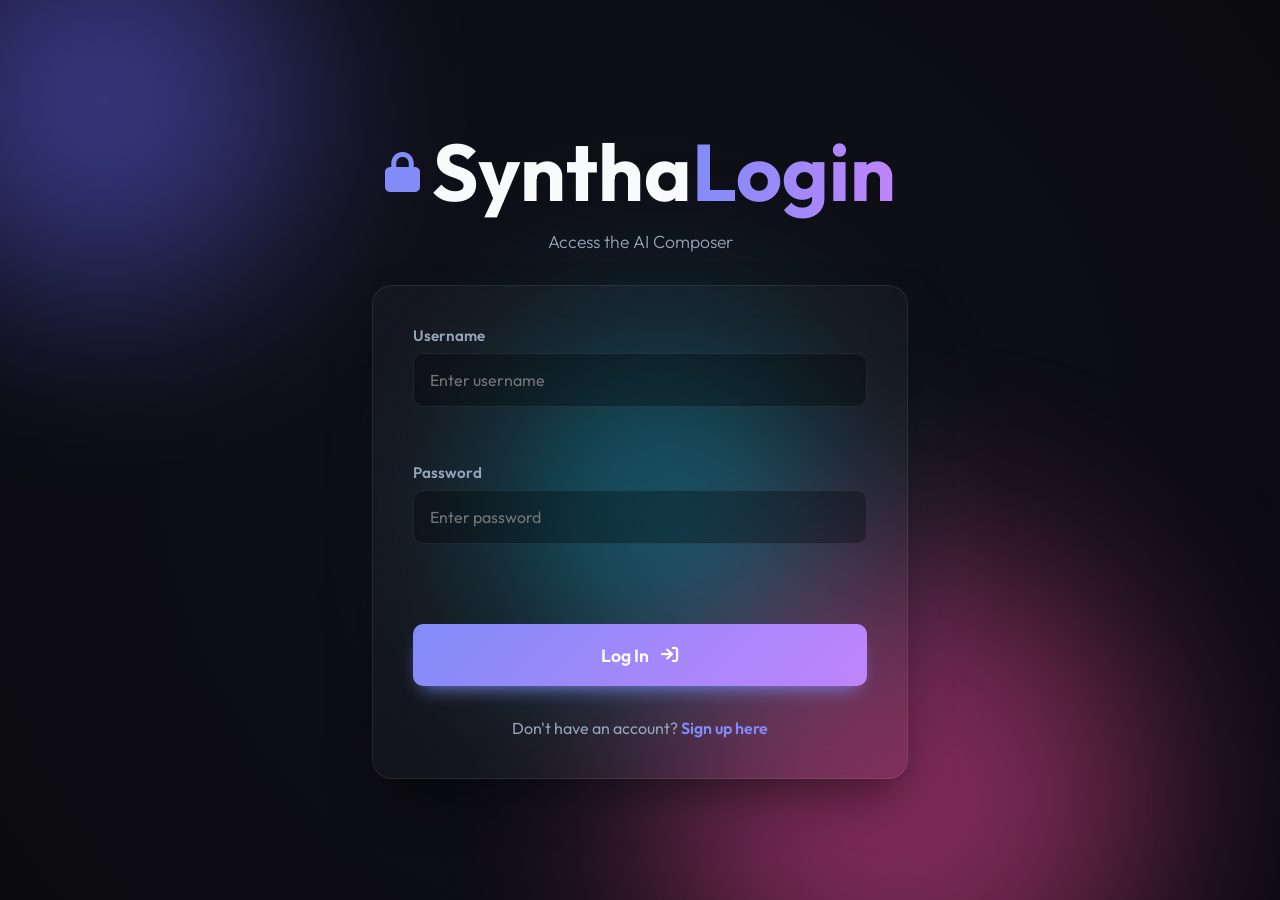
<file: static/login.html>
<!DOCTYPE html>
<html lang="en">
<head>
    <meta charset="UTF-8">
    <meta name="viewport" content="width=device-width, initial-scale=1.0">
    <title>Login - SynthaVerse</title>
    <link rel="stylesheet" href="/static/styles.css">
    <link href="https://fonts.googleapis.com/css2?family=Outfit:wght@300;400;600;800&display=swap" rel="stylesheet">
    <link rel="stylesheet" href="https://cdnjs.cloudflare.com/ajax/libs/font-awesome/6.4.0/css/all.min.css">
    <style>
        .auth-form { display: flex; flex-direction: column; gap: 1.5rem; }
        .auth-input { width: 100%; }
        .error-msg { color: #f87171; text-align: center; font-size: 0.9rem; }
    </style>
</head>
<body>
    <div class="background-wrapper">
        <div class="orb orb-1"></div>
        <div class="orb orb-2"></div>
        <div class="orb orb-3"></div>
    </div>

    <main class="container">
        <header>
            <div class="logo">
                <i class="fa-solid fa-lock"></i>
                <h1>Syntha<span>Login</span></h1>
            </div>
            <p class="subtitle">Access the AI Composer</p>
        </header>

        <section class="glass-panel">
            <form id="login-form" class="auth-form">
                <div class="settings-group">
                    <label>Username</label>
                    <input type="text" id="username" class="auth-input" required placeholder="Enter username">
                </div>
                <div class="settings-group">
                    <label>Password</label>
                    <input type="password" id="password" class="auth-input" required placeholder="Enter password">
                </div>
                
                <p id="error-message" class="error-msg"></p>
                
                <button type="submit" class="submit-btn" id="login-btn">
                    <span>Log In</span>
                    <i class="fa-solid fa-arrow-right-to-bracket"></i>
                </button>
            </form>
            <div style="text-align: center; margin-top: 2rem;">
                <p style="color: var(--text-secondary);">Don't have an account? <a href="/signup" style="color: var(--accent); text-decoration: none; font-weight: 600;">Sign up here</a></p>
            </div>
        </section>
    </main>

    <script>
        document.getElementById('login-form').addEventListener('submit', async (e) => {
            e.preventDefault();
            const btn = document.getElementById('login-btn');
            btn.disabled = true;
            btn.innerHTML = '<i class="fa-solid fa-spinner fa-spin"></i>';

            const formData = new FormData();
            formData.append('username', document.getElementById('username').value);
            formData.append('password', document.getElementById('password').value);

            try {
                const res = await fetch('/api/auth/login', {
                    method: 'POST',
                    body: formData
                });
                const data = await res.json();
                
                if (!res.ok) throw new Error(data.detail || "Login failed");
                
                localStorage.setItem('synthaverse_token', data.access_token);
                window.location.href = '/';
            } catch (err) {
                document.getElementById('error-message').innerText = err.message;
            } finally {
                btn.disabled = false;
                btn.innerHTML = '<span>Log In</span><i class="fa-solid fa-arrow-right-to-bracket"></i>';
            }
        });
    </script>
</body>
</html>
</file>
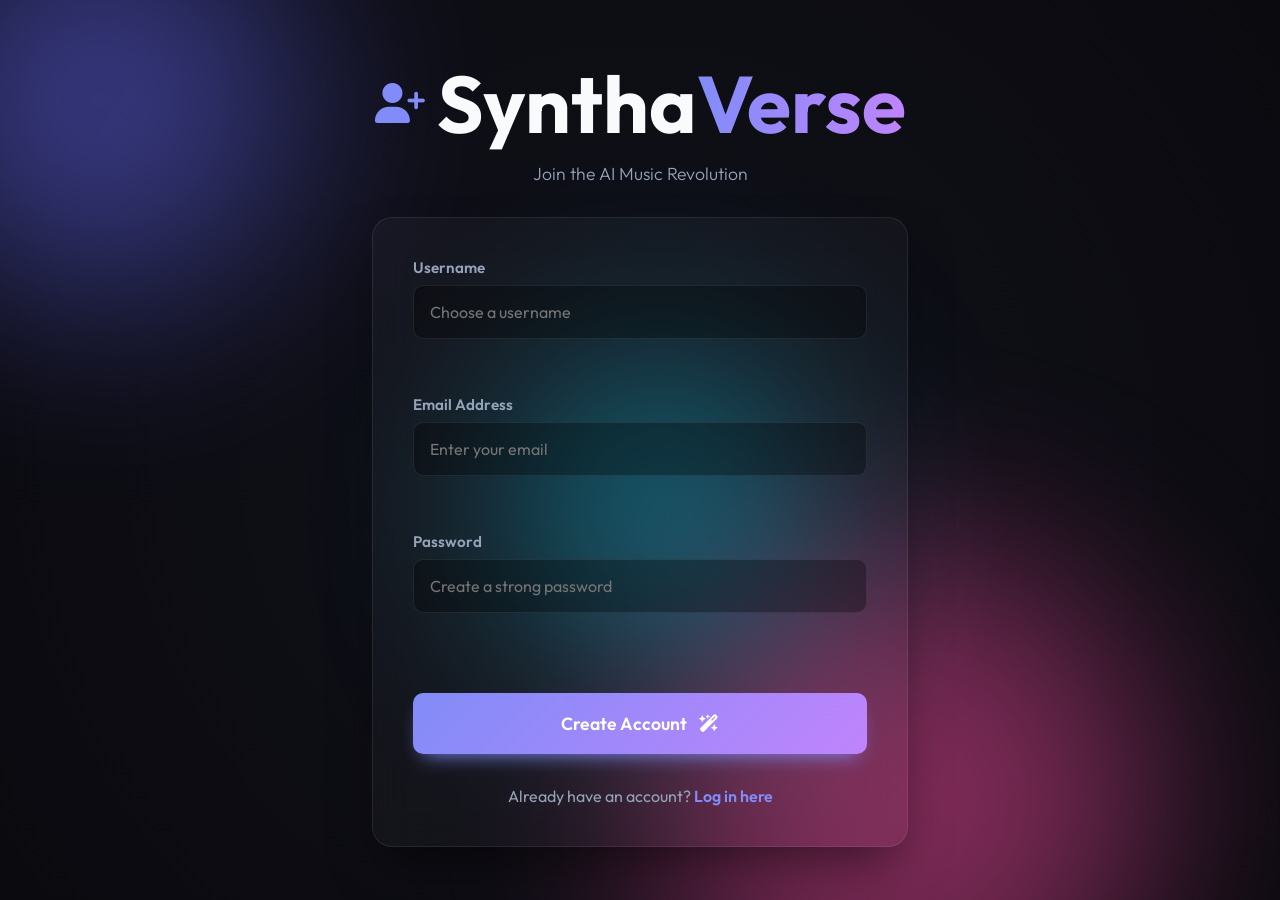
<file: static/signup.html>
<!DOCTYPE html>
<html lang="en">
<head>
    <meta charset="UTF-8">
    <meta name="viewport" content="width=device-width, initial-scale=1.0">
    <title>Sign Up - SynthaVerse</title>
    <link rel="stylesheet" href="/static/styles.css">
    <link href="https://fonts.googleapis.com/css2?family=Outfit:wght@300;400;600;800&display=swap" rel="stylesheet">
    <link rel="stylesheet" href="https://cdnjs.cloudflare.com/ajax/libs/font-awesome/6.4.0/css/all.min.css">
    <style>
        .auth-form { display: flex; flex-direction: column; gap: 1.5rem; }
        .auth-input { width: 100%; }
        .error-msg { color: #f87171; text-align: center; font-size: 0.9rem; }
    </style>
</head>
<body>
    <div class="background-wrapper">
        <div class="orb orb-1"></div>
        <div class="orb orb-2"></div>
        <div class="orb orb-3"></div>
    </div>

    <main class="container">
        <header>
            <div class="logo">
                <i class="fa-solid fa-user-plus"></i>
                <h1>Syntha<span>Verse</span></h1>
            </div>
            <p class="subtitle">Join the AI Music Revolution</p>
        </header>

        <section class="glass-panel">
            <form id="signup-form" class="auth-form">
                <div class="settings-group">
                    <label>Username</label>
                    <input type="text" id="username" class="auth-input" required placeholder="Choose a username">
                </div>
                <div class="settings-group">
                    <label>Email Address</label>
                    <input type="email" id="email" class="auth-input" required placeholder="Enter your email">
                </div>
                <div class="settings-group">
                    <label>Password</label>
                    <input type="password" id="password" class="auth-input" required minlength="6" placeholder="Create a strong password">
                </div>

                <p id="error-message" class="error-msg"></p>

                <button type="submit" class="submit-btn" id="signup-btn">
                    <span>Create Account</span>
                    <i class="fa-solid fa-wand-magic-sparkles"></i>
                </button>
            </form>

            <form id="otp-form" class="auth-form" style="display: none;">
                <h3 style="text-align: center; color: white;">Email Verification</h3>
                <p style="text-align: center; color: var(--text-secondary); font-size: 0.9rem;">We sent a 6-digit code to your email.</p>
                <div class="settings-group">
                    <label>OTP Code</label>
                    <input type="text" id="otp" class="auth-input" required maxlength="6" placeholder="123456"
                        style="text-align: center; font-size: 1.5rem; letter-spacing: 5px;">
                </div>
                <p id="otp-error-message" class="error-msg"></p>
                <button type="submit" class="submit-btn" id="otp-btn">
                    <span>Verify Account</span>
                    <i class="fa-solid fa-check-circle"></i>
                </button>
            </form>

            <div style="text-align: center; margin-top: 2rem;">
                <p style="color: var(--text-secondary);">Already have an account?
                    <a href="/login" style="color: var(--accent); text-decoration: none; font-weight: 600;">Log in here</a>
                </p>
            </div>
        </section>
    </main>

    <script>
        document.getElementById('signup-form').addEventListener('submit', async (e) => {
            e.preventDefault();
            const btn = document.getElementById('signup-btn');
            btn.disabled = true;
            btn.innerHTML = '<i class="fa-solid fa-spinner fa-spin"></i>';
            // SECURITY FIX: admin_secret field removed from payload entirely.
            const payload = {
                username: document.getElementById('username').value,
                email: document.getElementById('email').value,
                password: document.getElementById('password').value
            };
            try {
                const res = await fetch('/api/auth/signup', {
                    method: 'POST',
                    headers: { 'Content-Type': 'application/json' },
                    body: JSON.stringify(payload)
                });
                const data = await res.json();
                if (!res.ok) throw new Error(data.detail || "Signup failed");
                // Show OTP form
                document.getElementById('signup-form').style.display = 'none';
                document.getElementById('otp-form').style.display = 'flex';
            } catch (err) {
                document.getElementById('error-message').innerText = err.message;
            } finally {
                btn.disabled = false;
                btn.innerHTML = '<span>Create Account</span><i class="fa-solid fa-wand-magic-sparkles"></i>';
            }
        });
        document.getElementById('otp-form').addEventListener('submit', async (e) => {
            e.preventDefault();
            const btn = document.getElementById('otp-btn');
            btn.disabled = true;
            btn.innerHTML = '<i class="fa-solid fa-spinner fa-spin"></i>';
            const payload = {
                username: document.getElementById('username').value,
                otp: document.getElementById('otp').value
            };
            try {
                const res = await fetch('/api/auth/verify-otp', {
                    method: 'POST',
                    headers: { 'Content-Type': 'application/json' },
                    body: JSON.stringify(payload)
                });
                const data = await res.json();
                if (!res.ok) throw new Error(data.detail || "Verification failed");
                localStorage.setItem('synthaverse_token', data.access_token);
                window.location.href = '/';
            } catch (err) {
                document.getElementById('otp-error-message').innerText = err.message;
            } finally {
                btn.disabled = false;
                btn.innerHTML = '<span>Verify Account</span><i class="fa-solid fa-check-circle"></i>';
            }
        });
    </script>
</body>
</html>
</file>
<file: static/styles.css>
:root {
    --bg-base: #0a0a0f;
    --bg-panel: rgba(255, 255, 255, 0.03);
    --border-color: rgba(255, 255, 255, 0.08);
    --accent: #818cf8;
    --accent-hover: #6366f1;
    --accent-glow: rgba(129, 140, 248, 0.5);
    --text-primary: #f8fafc;
    --text-secondary: #94a3b8;
    --font-heading: 'Outfit', sans-serif;
    --font-body: 'Outfit', sans-serif;
}

* {
    box-sizing: border-box;
    margin: 0;
    padding: 0;
}

body {
    background-color: var(--bg-base);
    color: var(--text-primary);
    font-family: var(--font-body);
    min-height: 100vh;
    overflow-x: hidden;
    display: flex;
    justify-content: center;
    align-items: center;
}

/* Background animated Orbs */
.background-wrapper {
    position: fixed;
    top: 0; left: 0; width: 100vw; height: 100vh;
    z-index: -1;
    overflow: hidden;
    background: radial-gradient(circle at 50% 50%, #11111a 0%, #0a0a0f 100%);
}

.orb {
    position: absolute;
    border-radius: 50%;
    filter: blur(100px);
    opacity: 0.5;
    animation: float 20s infinite ease-in-out alternate;
}

.orb-1 {
    width: 400px; height: 400px;
    background: #6366f1;
    top: -100px; left: -100px;
}

.orb-2 {
    width: 500px; height: 500px;
    background: #ec4899;
    bottom: -150px; right: 10%;
    animation-delay: -5s;
}

.orb-3 {
    width: 300px; height: 300px;
    background: #06b6d4;
    top: 40%; left: 40%;
    animation-delay: -10s;
}

@keyframes float {
    0% { transform: translateY(0px) scale(1); }
    100% { transform: translateY(-50px) scale(1.1); }
}

/* Layout Containers */
.container {
    width: 100%;
    max-width: 600px;
    padding: 2rem;
    display: flex;
    flex-direction: column;
    gap: 2rem;
    z-index: 10;
}

header {
    text-align: center;
}

.logo {
    display: flex;
    align-items: center;
    justify-content: center;
    gap: 0.75rem;
    font-size: 2.5rem;
    font-weight: 800;
    color: var(--text-primary);
    margin-bottom: 0.5rem;
}

.logo i {
    color: var(--accent);
}

.logo span {
    background: linear-gradient(90deg, #818cf8, #c084fc);
    -webkit-background-clip: text;
    -webkit-text-fill-color: transparent;
}

.subtitle {
    color: var(--text-secondary);
    font-size: 1.1rem;
    font-weight: 300;
}

/* Glass Panels */
.glass-panel {
    background: var(--bg-panel);
    border: 1px solid var(--border-color);
    border-radius: 20px;
    padding: 2.5rem;
    backdrop-filter: blur(20px);
    -webkit-backdrop-filter: blur(20px);
    box-shadow: 0 25px 50px -12px rgba(0, 0, 0, 0.5);
    transition: all 0.4s cubic-bezier(0.4, 0, 0.2, 1);
    opacity: 1;
    transform: translateY(0);
}

.glass-panel.hidden {
    display: none;
    opacity: 0;
    transform: translateY(20px);
}

/* Drag & Drop */
.drag-drop-zone {
    border: 2px dashed rgba(255, 255, 255, 0.2);
    border-radius: 15px;
    padding: 3rem 1.5rem;
    text-align: center;
    transition: all 0.3s ease;
    cursor: pointer;
    background: rgba(0,0,0,0.2);
    display: flex;
    flex-direction: column;
    align-items: center;
    gap: 1rem;
    margin-bottom: 2rem;
}

.drag-drop-zone:hover, .drag-drop-zone.dragover {
    border-color: var(--accent);
    background: rgba(129, 140, 248, 0.05);
}

.upload-icon {
    font-size: 3.5rem;
    color: var(--accent);
    margin-bottom: 0.5rem;
    transition: transform 0.3s ease;
}

.drag-drop-zone:hover .upload-icon {
    transform: translateY(-5px);
}

.drag-drop-zone h2 {
    font-size: 1.25rem;
    font-weight: 600;
}

.drag-drop-zone p {
    color: var(--text-secondary);
    font-size: 0.9rem;
}

.file-info {
    margin-top: 1rem;
    font-weight: 600;
    color: #4ade80 !important;
}

/* Inputs & Buttons */
.settings-group {
    display: flex;
    flex-direction: column;
    gap: 0.5rem;
    margin-bottom: 2rem;
}

.settings-group label {
    font-size: 0.95rem;
    color: var(--text-secondary);
    font-weight: 600;
}

.settings-group input {
    background: rgba(0, 0, 0, 0.3);
    border: 1px solid var(--border-color);
    padding: 1rem;
    border-radius: 10px;
    color: var(--text-primary);
    font-family: var(--font-body);
    font-size: 1rem;
    outline: none;
    transition: border-color 0.3s ease;
}

.settings-group input:focus {
    border-color: var(--accent);
    box-shadow: 0 0 0 2px var(--accent-glow);
}

.btn-primary, .submit-btn, .btn-secondary {
    display: inline-flex;
    align-items: center;
    justify-content: center;
    gap: 0.75rem;
    padding: 0.8rem 1.5rem;
    border-radius: 10px;
    font-weight: 600;
    font-family: var(--font-body);
    font-size: 1rem;
    cursor: pointer;
    transition: all 0.3s ease;
    border: none;
    text-decoration: none;
}

.btn-primary {
    background: rgba(255, 255, 255, 0.1);
    color: var(--text-primary);
}

.btn-primary:hover {
    background: rgba(255, 255, 255, 0.2);
}

.submit-btn {
    width: 100%;
    background: linear-gradient(135deg, var(--accent), #c084fc);
    color: white;
    padding: 1.2rem;
    font-size: 1.1rem;
    box-shadow: 0 10px 20px -10px var(--accent);
}

.submit-btn:hover:not(:disabled) {
    transform: translateY(-2px);
    box-shadow: 0 15px 25px -10px var(--accent);
    filter: brightness(1.1);
}

.submit-btn:disabled {
    background: #334155;
    color: #94a3b8;
    cursor: not-allowed;
    box-shadow: none;
    transform: none;
}

.btn-secondary {
    background: #334155;
    color: white;
}

.btn-secondary:hover {
    background: #475569;
}

/* Loading State Components */
#loading-section {
    text-align: center;
}

.loader {
    display: flex;
    justify-content: center;
    margin-bottom: 2rem;
}

.waveform {
    display: flex;
    align-items: center;
    gap: 6px;
    height: 60px;
}

.bar {
    width: 6px;
    background: var(--accent);
    border-radius: 3px;
    animation: wave 1s ease-in-out infinite;
}

.bar:nth-child(1) { height: 20%; animation-delay: 0.0s; }
.bar:nth-child(2) { height: 60%; animation-delay: 0.1s; background: #c084fc;}
.bar:nth-child(3) { height: 100%; animation-delay: 0.2s; background: #ec4899;}
.bar:nth-child(4) { height: 60%; animation-delay: 0.3s; background: #c084fc;}
.bar:nth-child(5) { height: 20%; animation-delay: 0.4s; }

@keyframes wave {
    0%, 100% { transform: scaleY(0.5); }
    50% { transform: scaleY(1); }
}

#loading-section h2 {
    font-size: 1.5rem;
    margin-bottom: 0.5rem;
}

#loading-status {
    color: var(--text-secondary);
    margin-bottom: 2rem;
}

.progress-container {
    height: 8px;
    background: rgba(255,255,255,0.1);
    border-radius: 4px;
    overflow: hidden;
}

.progress-bar {
    height: 100%;
    width: 0%;
    background: linear-gradient(90deg, var(--accent), #c084fc);
    border-radius: 4px;
    transition: width 0.5s ease;
    /* simulated progress animation */
    animation: indeterminateProgress 10s cubic-bezier(0.1, 0.7, 1.0, 0.1) infinite;
}

@keyframes indeterminateProgress {
    0% { transform: translateX(-100%); width: 50%; }
    100% { transform: translateX(200%); width: 50%; }
}

/* Result Section */
#result-section h2 {
    margin-bottom: 1.5rem;
    text-align: center;
    display: flex;
    align-items: center;
    justify-content: center;
    gap: 0.5rem;
}

.video-container {
    width: 100%;
    border-radius: 12px;
    overflow: hidden;
    background: #000;
    margin-bottom: 1.5rem;
    border: 1px solid var(--border-color);
    aspect-ratio: 9/16; /* For Shorts */
    max-height: 500px;
    margin-inline: auto;
}

video {
    width: 100%;
    height: 100%;
    object-fit: contain;
}

.action-buttons {
    display: grid;
    grid-template-columns: 1fr 1fr;
    gap: 1rem;
}
</file>
